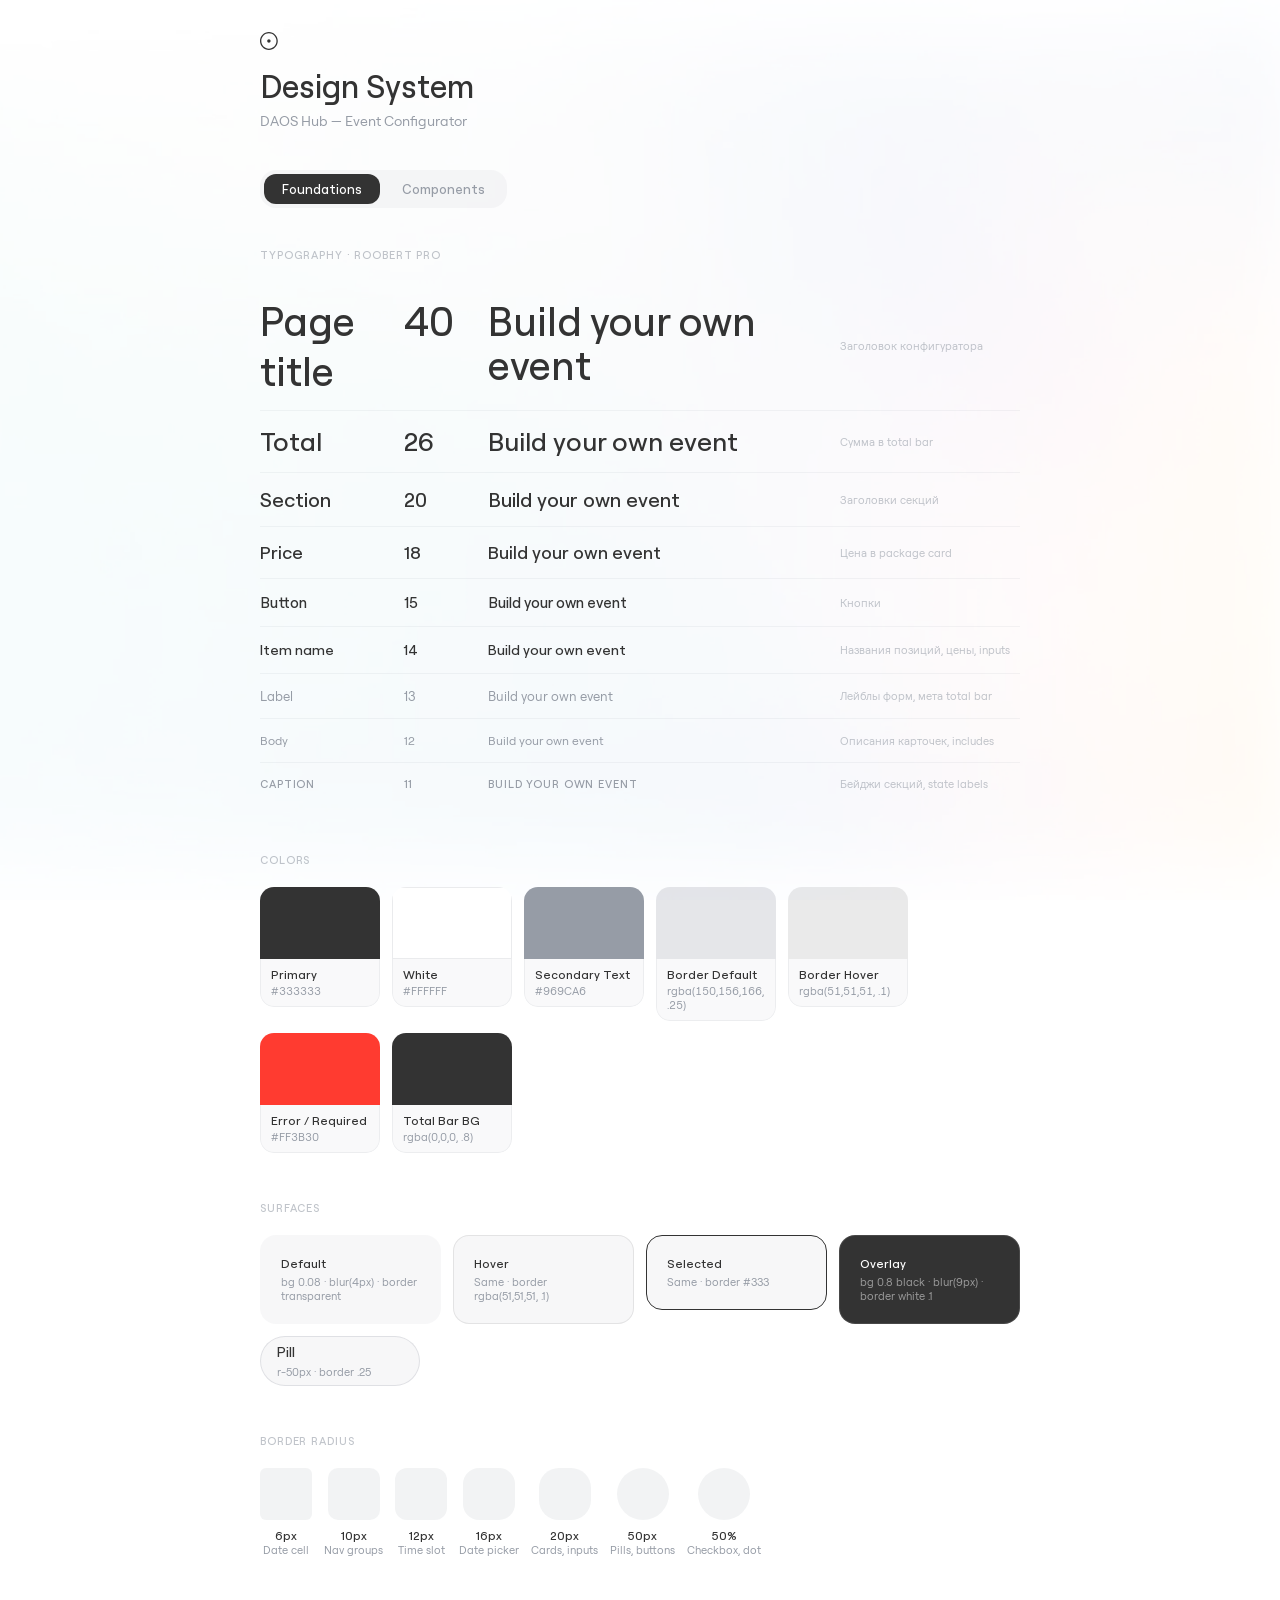
<file: design-system.html>
<!DOCTYPE html>
<html lang="en">
<head>
  <meta charset="UTF-8">
  <meta name="viewport" content="width=device-width, initial-scale=1.0">
  <title>Design System — DAOS Hub</title>
  <link rel="stylesheet" href="styles.css">
  <style>
    /* ── DS overrides ── */
    body { padding: 2rem; overflow: auto; }
    body::before { opacity: 0.15; }
    .split-layout { display: block; height: auto; overflow: visible; padding: 0; }
    .split-left, .split-right { display: block; width: auto; height: auto; overflow: visible; position: static; }

    /* ── Shell ── */
    .ds-wrap { max-width: 760px; margin: 0 auto; padding-bottom: 6rem; }
    .ds-header { margin-bottom: 2.5rem; }
    .ds-logo { margin-bottom: 12px; }
    .ds-title { font-size: 32px; font-weight: 500; margin-bottom: 6px; }
    .ds-subtitle { font-size: 14px; color: #969CA6; }

    /* ── Tabs ── */
    .ds-tabs { display: flex; gap: 4px; margin-bottom: 2.5rem; background: rgba(150,156,166,0.08); border-radius: 16px; padding: 4px; width: fit-content; }
    .ds-tab { padding: 7px 18px; border-radius: 12px; font-family: inherit; font-size: 13px; font-weight: 500; border: none; cursor: pointer; background: transparent; color: #969CA6; transition: background 0.15s, color 0.15s; }
    .ds-tab.active { background: #333; color: #fff; }

    /* ── Panels ── */
    .ds-panel { display: none; }
    .ds-panel.active { display: block; }

    /* ── Sections ── */
    .ds-section { margin-bottom: 3rem; }
    .ds-section-title { font-size: 11px; font-weight: 500; text-transform: uppercase; letter-spacing: 0.08em; color: rgba(150,156,166,0.6); margin-bottom: 1.25rem; }
    .ds-row { display: flex; flex-wrap: wrap; gap: 12px; align-items: flex-start; }

    /* ── Color swatches ── */
    .swatch { border-radius: 14px; overflow: hidden; width: 120px; }
    .swatch-color { height: 72px; }
    .swatch-info { padding: 8px 10px; background: rgba(150,156,166,0.06); border: 1px solid rgba(150,156,166,0.12); border-top: none; border-radius: 0 0 14px 14px; }
    .swatch-name { font-size: 12px; font-weight: 500; color: #333; }
    .swatch-hex  { font-size: 11px; color: #969CA6; margin-top: 2px; font-variant-numeric: tabular-nums; }

    /* ── Surface samples ── */
    .surface-sample { border-radius: 16px; padding: 1.25rem; min-width: 160px; flex: 1; }
    .surface-label { font-size: 12px; font-weight: 500; margin-bottom: 4px; }
    .surface-desc  { font-size: 11px; color: #969CA6; }

    /* ── Typography scale ── */
    .type-scale { display: flex; flex-direction: column; }
    .ts-row { display: grid; grid-template-columns: 120px 60px 1fr 180px; align-items: baseline; gap: 0 1.5rem; padding: 14px 0; border-bottom: 1px solid rgba(150,156,166,0.1); }
    .ts-row:last-child { border-bottom: none; }
    .ts-name  { flex-shrink: 0; }
    .ts-size  { flex-shrink: 0; }
    .ts-example { }
    .ts-usage { font-size: 11px; color: rgba(150,156,166,0.6); align-self: center; }

    /* ── Component blocks ── */
    .cmp-block { margin-bottom: 3rem; }
    .cmp-title { font-size: 11px; font-weight: 500; text-transform: uppercase; letter-spacing: 0.08em; color: rgba(150,156,166,0.5); margin-bottom: 1.25rem; }
    .cmp-demo { padding: 1.5rem; background: rgba(150,156,166,0.04); border-radius: 20px; border: 1px solid rgba(150,156,166,0.1); }

    /* ── State tags ── */
    .state-group { display: flex; flex-direction: column; gap: 6px; }
    .state-tag { font-size: 11px; font-weight: 500; color: rgba(150,156,166,0.6); letter-spacing: 0.04em; padding-left: 2px; display: flex; align-items: center; gap: 6px; }
    .state-tag::after { content: ''; flex: 1; height: 1px; background: rgba(150,156,166,0.12); }
    .state-stack { display: flex; flex-direction: column; gap: 16px; }

    /* ── States side by side (for compact components) ── */
    .states-grid { display: flex; gap: 12px; flex-wrap: wrap; }
    .states-grid .state-group { flex: 1; min-width: 120px; }

    /* ── Interactive hint ── */
    .cmp-hint { font-size: 11px; color: #969CA6; margin-bottom: 12px; }
  </style>
</head>
<body>

<div class="ds-wrap">

  <div class="ds-header">
    <div class="ds-logo">
      <svg width="18" height="18" viewBox="0 0 20 20" fill="none">
        <path fill-rule="evenodd" clip-rule="evenodd" d="M9.88142 1.47632C5.22919 1.47632 1.45894 5.29324 1.45894 9.99912C1.45894 14.705 5.23093 18.5219 9.88142 18.5219C14.5319 18.5219 18.3039 14.705 18.3039 9.99912C18.3039 5.29324 14.5337 1.47632 9.88142 1.47632ZM0 9.99912C0 4.47658 4.42389 0 9.88142 0C15.3389 0 19.7628 4.47658 19.7628 9.99912C19.7628 15.5217 15.3389 19.9982 9.88142 19.9982C4.42389 19.9982 0 15.5217 0 9.99912Z" fill="#333"/>
        <path fill-rule="evenodd" clip-rule="evenodd" d="M8.02148 9.99919C8.02148 8.9603 8.85292 8.11719 9.88133 8.11719C10.9097 8.11719 11.7412 8.95853 11.7412 9.99919C11.7412 11.0398 10.9097 11.8812 9.88133 11.8812C8.85292 11.8812 8.02148 11.0398 8.02148 9.99919Z" fill="#333"/>
      </svg>
    </div>
    <div class="ds-title">Design System</div>
    <div class="ds-subtitle">DAOS Hub — Event Configurator</div>
  </div>

  <div class="ds-tabs">
    <button class="ds-tab active" onclick="showTab(event,'foundations')">Foundations</button>
    <button class="ds-tab" onclick="showTab(event,'components')">Components</button>
  </div>

  <!-- ══════════════════ FOUNDATIONS ══════════════════ -->
  <div class="ds-panel active" id="tab-foundations">

    <!-- Typography -->
    <div class="ds-section">
      <div class="ds-section-title">Typography · Roobert PRO</div>

      <div class="type-scale">

        <div class="ts-row">
          <div class="ts-name" style="font-size:40px;font-weight:500;">Page title</div>
          <div class="ts-size" style="font-size:40px;font-weight:500;">40</div>
          <div class="ts-example" style="font-size:40px;font-weight:500;line-height:1.1;">Build your own event</div>
          <div class="ts-usage">Заголовок конфигуратора</div>
        </div>

        <div class="ts-row">
          <div class="ts-name" style="font-size:26px;font-weight:500;">Total</div>
          <div class="ts-size" style="font-size:26px;font-weight:500;">26</div>
          <div class="ts-example" style="font-size:26px;font-weight:500;">Build your own event</div>
          <div class="ts-usage">Сумма в total bar</div>
        </div>

        <div class="ts-row">
          <div class="ts-name" style="font-size:20px;font-weight:500;">Section</div>
          <div class="ts-size" style="font-size:20px;font-weight:500;">20</div>
          <div class="ts-example" style="font-size:20px;font-weight:500;">Build your own event</div>
          <div class="ts-usage">Заголовки секций</div>
        </div>

        <div class="ts-row">
          <div class="ts-name" style="font-size:18px;font-weight:500;">Price</div>
          <div class="ts-size" style="font-size:18px;font-weight:500;">18</div>
          <div class="ts-example" style="font-size:18px;font-weight:500;">Build your own event</div>
          <div class="ts-usage">Цена в package card</div>
        </div>

        <div class="ts-row">
          <div class="ts-name" style="font-size:15px;font-weight:500;">Button</div>
          <div class="ts-size" style="font-size:15px;font-weight:500;">15</div>
          <div class="ts-example" style="font-size:15px;font-weight:500;">Build your own event</div>
          <div class="ts-usage">Кнопки</div>
        </div>

        <div class="ts-row">
          <div class="ts-name" style="font-size:14px;font-weight:500;">Item name</div>
          <div class="ts-size" style="font-size:14px;font-weight:500;">14</div>
          <div class="ts-example" style="font-size:14px;font-weight:500;">Build your own event</div>
          <div class="ts-usage">Названия позиций, цены, inputs</div>
        </div>

        <div class="ts-row">
          <div class="ts-name" style="font-size:13px;font-weight:400;color:#969CA6;">Label</div>
          <div class="ts-size" style="font-size:13px;font-weight:400;color:#969CA6;">13</div>
          <div class="ts-example" style="font-size:13px;font-weight:400;color:#969CA6;">Build your own event</div>
          <div class="ts-usage">Лейблы форм, мета total bar</div>
        </div>

        <div class="ts-row">
          <div class="ts-name" style="font-size:12px;font-weight:400;color:#969CA6;">Body</div>
          <div class="ts-size" style="font-size:12px;font-weight:400;color:#969CA6;">12</div>
          <div class="ts-example" style="font-size:12px;font-weight:400;color:#969CA6;">Build your own event</div>
          <div class="ts-usage">Описания карточек, includes</div>
        </div>

        <div class="ts-row" style="border-bottom:none;">
          <div class="ts-name" style="font-size:11px;font-weight:500;text-transform:uppercase;letter-spacing:0.08em;color:#969CA6;">Caption</div>
          <div class="ts-size" style="font-size:11px;font-weight:500;color:#969CA6;">11</div>
          <div class="ts-example" style="font-size:11px;font-weight:500;text-transform:uppercase;letter-spacing:0.08em;color:#969CA6;">Build your own event</div>
          <div class="ts-usage">Бейджи секций, state labels</div>
        </div>

      </div>
    </div>

    <!-- Colors -->
    <div class="ds-section">
      <div class="ds-section-title">Colors</div>
      <div class="ds-row">
        <div class="swatch">
          <div class="swatch-color" style="background:#333333;"></div>
          <div class="swatch-info"><div class="swatch-name">Primary</div><div class="swatch-hex">#333333</div></div>
        </div>
        <div class="swatch">
          <div class="swatch-color" style="background:#ffffff;border:1px solid rgba(150,156,166,0.2);"></div>
          <div class="swatch-info"><div class="swatch-name">White</div><div class="swatch-hex">#FFFFFF</div></div>
        </div>
        <div class="swatch">
          <div class="swatch-color" style="background:#969CA6;"></div>
          <div class="swatch-info"><div class="swatch-name">Secondary Text</div><div class="swatch-hex">#969CA6</div></div>
        </div>
        <div class="swatch">
          <div class="swatch-color" style="background:rgba(150,156,166,0.25);"></div>
          <div class="swatch-info"><div class="swatch-name">Border Default</div><div class="swatch-hex">rgba(150,156,166, .25)</div></div>
        </div>
        <div class="swatch">
          <div class="swatch-color" style="background:rgba(51,51,51,0.1);"></div>
          <div class="swatch-info"><div class="swatch-name">Border Hover</div><div class="swatch-hex">rgba(51,51,51, .1)</div></div>
        </div>
        <div class="swatch">
          <div class="swatch-color" style="background:#FF3B30;"></div>
          <div class="swatch-info"><div class="swatch-name">Error / Required</div><div class="swatch-hex">#FF3B30</div></div>
        </div>
        <div class="swatch">
          <div class="swatch-color" style="background:rgba(0,0,0,0.8);"></div>
          <div class="swatch-info"><div class="swatch-name">Total Bar BG</div><div class="swatch-hex">rgba(0,0,0, .8)</div></div>
        </div>
      </div>
    </div>

    <!-- Surfaces -->
    <div class="ds-section">
      <div class="ds-section-title">Surfaces</div>
      <div class="ds-row">
        <div class="surface-sample" style="background:rgba(150,156,166,0.08);backdrop-filter:blur(4px);border:1px solid transparent;">
          <div class="surface-label">Default</div>
          <div class="surface-desc">bg 0.08 · blur(4px) · border transparent</div>
        </div>
        <div class="surface-sample" style="background:rgba(150,156,166,0.08);backdrop-filter:blur(4px);border:1px solid rgba(51,51,51,0.1);">
          <div class="surface-label">Hover</div>
          <div class="surface-desc">Same · border rgba(51,51,51, .1)</div>
        </div>
        <div class="surface-sample" style="background:rgba(150,156,166,0.08);backdrop-filter:blur(4px);border:1px solid #333;">
          <div class="surface-label">Selected</div>
          <div class="surface-desc">Same · border #333</div>
        </div>
        <div class="surface-sample" style="background:rgba(0,0,0,0.8);backdrop-filter:blur(9px);border:1px solid rgba(255,255,255,0.1);color:#fff;">
          <div class="surface-label" style="color:#fff;">Overlay</div>
          <div class="surface-desc" style="color:rgba(255,255,255,0.5);">bg 0.8 black · blur(9px) · border white .1</div>
        </div>
        <div class="surface-sample" style="background:rgba(150,156,166,0.08);border:1px solid rgba(150,156,166,0.25);border-radius:50px;padding:6px 16px;flex:none;width:fit-content;align-self:flex-start;">
          <div class="surface-label" style="font-size:14px;font-weight:500;margin:0;">Pill</div>
          <div class="surface-desc" style="margin-top:4px;">r-50px · border .25</div>
        </div>
      </div>
    </div>

    <!-- Border Radius -->
    <div class="ds-section">
      <div class="ds-section-title">Border Radius</div>
      <div class="ds-row" style="align-items:flex-end;">
        <div style="text-align:center;">
          <div style="width:52px;height:52px;background:rgba(150,156,166,0.12);border-radius:6px;margin:0 auto 8px;"></div>
          <div style="font-size:12px;font-weight:500;">6px</div>
          <div style="font-size:11px;color:#969CA6;">Date cell</div>
        </div>
        <div style="text-align:center;">
          <div style="width:52px;height:52px;background:rgba(150,156,166,0.12);border-radius:10px;margin:0 auto 8px;"></div>
          <div style="font-size:12px;font-weight:500;">10px</div>
          <div style="font-size:11px;color:#969CA6;">Nav groups</div>
        </div>
        <div style="text-align:center;">
          <div style="width:52px;height:52px;background:rgba(150,156,166,0.12);border-radius:12px;margin:0 auto 8px;"></div>
          <div style="font-size:12px;font-weight:500;">12px</div>
          <div style="font-size:11px;color:#969CA6;">Time slot</div>
        </div>
        <div style="text-align:center;">
          <div style="width:52px;height:52px;background:rgba(150,156,166,0.12);border-radius:16px;margin:0 auto 8px;"></div>
          <div style="font-size:12px;font-weight:500;">16px</div>
          <div style="font-size:11px;color:#969CA6;">Date picker</div>
        </div>
        <div style="text-align:center;">
          <div style="width:52px;height:52px;background:rgba(150,156,166,0.12);border-radius:20px;margin:0 auto 8px;"></div>
          <div style="font-size:12px;font-weight:500;">20px</div>
          <div style="font-size:11px;color:#969CA6;">Cards, inputs</div>
        </div>
        <div style="text-align:center;">
          <div style="width:52px;height:52px;background:rgba(150,156,166,0.12);border-radius:50px;margin:0 auto 8px;"></div>
          <div style="font-size:12px;font-weight:500;">50px</div>
          <div style="font-size:11px;color:#969CA6;">Pills, buttons</div>
        </div>
        <div style="text-align:center;">
          <div style="width:52px;height:52px;background:rgba(150,156,166,0.12);border-radius:50%;margin:0 auto 8px;"></div>
          <div style="font-size:12px;font-weight:500;">50%</div>
          <div style="font-size:11px;color:#969CA6;">Checkbox, dot</div>
        </div>
      </div>
    </div>

  </div><!-- /foundations -->


  <!-- ══════════════════ COMPONENTS ══════════════════ -->
  <div class="ds-panel" id="tab-components">

    <!-- Toggle Card -->
    <div class="cmp-block">
      <div class="cmp-title">Toggle Card — Multi-select</div>
      <div class="cmp-demo">
        <div class="item-list">
          <div class="item-card ds-toggle" onclick="dsToggle(this)">
            <div class="item-main">
              <div class="item-chk"><svg class="item-chk-tick" viewBox="0 0 12 12"><polyline points="2,6 5,9 10,3" fill="none"/></svg></div>
              <div class="item-info">
                <div class="item-name">Conference Room</div>
                <div class="item-desc">Up to 30 people · boardroom style</div>
              </div>
              <div class="item-price">$1,500<div class="item-price-hint">/ hr</div></div>
            </div>
          </div>
          <div class="item-card ds-toggle" onclick="dsToggle(this)">
            <div class="item-main">
              <div class="item-chk"><svg class="item-chk-tick" viewBox="0 0 12 12"><polyline points="2,6 5,9 10,3" fill="none"/></svg></div>
              <div class="item-info">
                <div class="item-name">Networking Area</div>
                <div class="item-desc">70 people · stylish lounge and bar setting</div>
              </div>
              <div class="item-price">$2,000<div class="item-price-hint">/ hr</div></div>
            </div>
          </div>
          <div class="item-card selected ds-toggle" onclick="dsToggle(this)">
            <div class="item-main">
              <div class="item-chk"><svg class="item-chk-tick" viewBox="0 0 12 12" style="opacity:1;"><polyline points="2,6 5,9 10,3" fill="none"/></svg></div>
              <div class="item-info">
                <div class="item-name">Event Hall</div>
                <div class="item-desc">100 people · stunning Palm views and bar atmosphere</div>
              </div>
              <div class="item-price">$3,000<div class="item-price-hint">/ hr</div></div>
            </div>
            <div class="hrs-row" onclick="event.stopPropagation()">
              <span class="hrs-label">Hours</span>
              <div class="hrs-stepper">
                <button class="hrs-btn" onclick="dsHrs(this,-1)">
                  <svg class="lucide" viewBox="0 0 24 24"><line x1="5" y1="12" x2="19" y2="12"/></svg>
                </button>
                <span class="hrs-val">3</span>
                <button class="hrs-btn" onclick="dsHrs(this,1)">
                  <svg class="lucide" viewBox="0 0 24 24"><line x1="12" y1="5" x2="12" y2="19"/><line x1="5" y1="12" x2="19" y2="12"/></svg>
                </button>
              </div>
              <span class="hrs-total">$9,000</span>
            </div>
          </div>
          <div class="item-card included" style="cursor:default;">
            <div class="item-main">
              <div class="item-chk" style="opacity:0.35;"></div>
              <div class="item-info">
                <div class="item-name">Main Stage &amp; AV Setup</div>
                <div class="item-desc">LED screen, professional sound, stage lighting</div>
              </div>
              <div class="item-price"><span class="item-included">Included</span></div>
            </div>
          </div>
        </div>
      </div>
    </div>

    <!-- Package Card -->
    <div class="cmp-block">
      <div class="cmp-title">Package Card — Single-select</div>
      <div class="cmp-demo">
        <div style="display:flex;gap:12px;">
          <div class="item-card ds-pkg" onclick="dsPkg(this)" style="flex:1;border-radius:20px;padding:1rem;cursor:pointer;">
            <div class="pkg-price">$550 <span class="pkg-price-unit">/ 50 guests</span></div>
            <div class="pkg-name">Basic Sharing Platters</div>
            <div class="pkg-includes">Light, elegant bites · relaxed networking</div>
          </div>
          <div class="item-card selected ds-pkg" onclick="dsPkg(this)" style="flex:1;border-radius:20px;padding:1rem;cursor:pointer;">
            <div class="pkg-price">$950 <span class="pkg-price-unit">/ 50 guests</span></div>
            <div class="pkg-name">Classic Canapés</div>
            <div class="pkg-includes">5 items per person · elegant assortment</div>
          </div>
          <div class="item-card ds-pkg" onclick="dsPkg(this)" style="flex:1;border-radius:20px;padding:1rem;cursor:pointer;">
            <div class="pkg-price">$1,850 <span class="pkg-price-unit">/ 50 guests</span></div>
            <div class="pkg-name">Extended Canapés</div>
            <div class="pkg-includes">6 items per person · warm and cold bites</div>
          </div>
        </div>
      </div>
    </div>

    <!-- Val Box + Slider -->
    <div class="cmp-block">
      <div class="cmp-title">Value Badge + Slider</div>
      <div class="cmp-demo">
        <div class="guest-slider-wrap">
          <div class="slider-labels-row">
            <span class="slider-range-label">50</span>
            <div class="val-box" id="ds-guest-val">50</div>
            <span class="slider-range-label">150</span>
          </div>
          <input type="range" id="ds-guest-slider" class="guest-slider" min="50" max="150" step="10" value="50"
            oninput="dsUpdateSlider(this)">
          <div class="guest-slider-ticks" id="ds-guest-ticks">
            <span class="active"></span><span></span><span></span><span></span><span></span><span></span><span></span><span></span><span></span><span></span><span></span>
          </div>
        </div>
      </div>
    </div>

    <!-- Time Slot -->
    <div class="cmp-block">
      <div class="cmp-title">Time Slot</div>
      <div class="cmp-demo">
        <div style="display:flex;gap:8px;flex-wrap:wrap;">
          <div class="time-slot ds-timeslot" onclick="dsTimeSlot(this)">10:00</div>
          <div class="time-slot ds-timeslot" onclick="dsTimeSlot(this)">12:00</div>
          <div class="time-slot selected ds-timeslot" onclick="dsTimeSlot(this)">14:00</div>
          <div class="time-slot ds-timeslot" onclick="dsTimeSlot(this)">16:00</div>
          <div class="time-slot ds-timeslot" onclick="dsTimeSlot(this)">18:00</div>
          <div class="time-slot ds-timeslot" onclick="dsTimeSlot(this)">20:00</div>
        </div>
      </div>
    </div>

    <!-- Buttons -->
    <div class="cmp-block">
      <div class="cmp-title">Buttons</div>
      <div class="cmp-demo">
        <div style="display:flex;gap:16px;flex-wrap:wrap;align-items:center;">
          <button class="btn-submit" style="width:auto;margin:0;padding:12px 28px;">Leave a request</button>
          <div style="background:rgba(0,0,0,0.8);padding:12px 16px;border-radius:16px;">
            <button class="btn-submit" style="width:auto;margin:0;padding:12px 28px;background:#fff;color:#333;">Leave a request</button>
          </div>
          <button class="btn-back">← Back</button>
        </div>
      </div>
    </div>

    <!-- Form Inputs -->
    <div class="cmp-block">
      <div class="cmp-title">Form Inputs</div>
      <div class="cmp-demo">
        <div style="display:flex;gap:12px;flex-wrap:wrap;margin-bottom:12px;">
          <div style="flex:1;min-width:160px;">
            <div class="fg">
              <label>Name <span class="req">*</span></label>
              <input type="text" placeholder="Your name">
            </div>
          </div>
          <div style="flex:1;min-width:160px;">
            <div class="fg">
              <label>Email <span class="req">*</span></label>
              <input type="email" placeholder="you@company.com">
            </div>
          </div>
          <div style="flex:1;min-width:160px;">
            <div class="fg error">
              <label>Company <span class="req">*</span></label>
              <input type="text" placeholder="ACME Inc.">
              <span class="field-error">This field is required</span>
            </div>
          </div>
        </div>
        <div>
          <div class="fg">
            <label>Notes</label>
            <textarea placeholder="Any additional details…"></textarea>
          </div>
        </div>
      </div>
    </div>

    <!-- Total Bar -->
    <div class="cmp-block">
      <div class="cmp-title">Total Bar</div>
      <div class="cmp-demo" style="padding:0;">
        <div style="background:rgba(0,0,0,0.8);backdrop-filter:blur(9px);border-radius:20px;padding:0.875rem 1.25rem;color:#fff;display:flex;flex-direction:column;gap:0.875rem;">
          <div class="total-bar-top">
            <div class="total-bar-left">
              <div class="total-bar-meta">Your event</div>
              <div class="total-bar-datetime">Apr 25, 2026 · 18:00</div>
            </div>
            <div class="total-bar-right">
              <div style="font-size:13px;color:rgba(255,255,255,0.5);">Total</div>
              <div class="total-bar-val">$12,400</div>
            </div>
          </div>
          <button class="btn-submit" style="margin:0;background:#fff;color:#333;">Leave a request</button>
        </div>
      </div>
    </div>

  </div><!-- /components -->

</div><!-- /ds-wrap -->

<script>
  function showTab(e, name) {
    document.querySelectorAll('.ds-tab').forEach(t => t.classList.remove('active'));
    document.querySelectorAll('.ds-panel').forEach(p => p.classList.remove('active'));
    document.getElementById('tab-' + name).classList.add('active');
    e.target.classList.add('active');
  }

  /* Toggle Card */
  function dsToggle(card) {
    const wasSelected = card.classList.contains('selected');
    card.classList.toggle('selected');
    const tick = card.querySelector('.item-chk-tick');
    if (tick) tick.style.opacity = wasSelected ? '0' : '1';
    const hrsRow = card.querySelector('.hrs-row');
    if (hrsRow) hrsRow.style.display = wasSelected ? 'none' : 'flex';
  }

  /* Hours stepper */
  function dsHrs(btn, delta) {
    const stepper = btn.closest('.hrs-stepper');
    const valEl = stepper.querySelector('.hrs-val');
    const totalEl = btn.closest('.hrs-row').querySelector('.hrs-total');
    let hrs = parseInt(valEl.textContent) + delta;
    if (hrs < 1) hrs = 1;
    valEl.textContent = hrs;
    totalEl.textContent = '$' + (hrs * 3000).toLocaleString();
  }

  /* Slider with ticks */
  function dsUpdateSlider(input) {
    const val = parseInt(input.value);
    document.getElementById('ds-guest-val').textContent = val;
    const idx = (val - 50) / 10;
    document.querySelectorAll('#ds-guest-ticks span').forEach((s, i) => {
      s.classList.toggle('active', i <= idx);
    });
  }

  /* Package Card single-select */
  function dsPkg(card) {
    card.closest('.cmp-demo').querySelectorAll('.ds-pkg').forEach(c => c.classList.remove('selected'));
    card.classList.add('selected');
  }

  /* Time Slot single-select */
  function dsTimeSlot(slot) {
    slot.closest('div').querySelectorAll('.ds-timeslot').forEach(s => s.classList.remove('selected'));
    slot.classList.add('selected');
  }
</script>

</body>
</html>
</file>
<file: styles.css>
@font-face {
  font-family: 'Roobert PRO';
  src: url('fonts/RoobertPRO-Light.woff') format('woff');
  font-weight: 300;
  font-style: normal;
  font-display: swap;
}
@font-face {
  font-family: 'Roobert PRO';
  src: url('fonts/RoobertPRO-Regular.woff') format('woff');
  font-weight: 400;
  font-style: normal;
  font-display: swap;
}
@font-face {
  font-family: 'Roobert PRO';
  src: url('fonts/RoobertPRO-Medium.woff') format('woff');
  font-weight: 500;
  font-style: normal;
  font-display: swap;
}
@font-face {
  font-family: 'Roobert PRO';
  src: url('fonts/RoobertPRO-Bold.woff') format('woff');
  font-weight: 700;
  font-style: normal;
  font-display: swap;
}

:root {
  /* ── Colours ────────────────────────────── */
  --c-text:    #333;
  --c-muted:   #969CA6;
  --c-white:   #fff;
  --c-error:   #FF3B30;

  /* Glass fills */
  --glass-40:  rgba(255, 255, 255, 0.40);
  --glass-60:  rgba(255, 255, 255, 0.60);
  --glass-65:  rgba(255, 255, 255, 0.65);
  --glass-80:  rgba(255, 255, 255, 0.80);

  /* Muted tints — rgb(150 156 166) */
  --muted-08:  rgba(150, 156, 166, 0.08);
  --muted-10:  rgba(150, 156, 166, 0.10);
  --muted-12:  rgba(150, 156, 166, 0.12);
  --muted-15:  rgba(150, 156, 166, 0.15);
  --muted-20:  rgba(150, 156, 166, 0.20);
  --muted-50:  rgba(150, 156, 166, 0.50);
  --muted-70:  rgba(150, 156, 166, 0.70);

  /* Text tints — rgb(51 51 51) */
  --text-07:   rgba(51, 51, 51, 0.07);
  --text-10:   rgba(51, 51, 51, 0.10);
  --text-60:   rgba(51, 51, 51, 0.60);

  /* ── Radii ──────────────────────────────── */
  --r-sm:   6px;
  --r-md:   10px;
  --r-lg:   12px;
  --r-pill: 16px;
  --r-xl:   20px;

  /* ── Glass inner shadows ────────────────── */
  --shadow-glass:    inset -0.5px -1px 0 rgba(255,255,255,0.60), inset 0.5px 1px 0 rgba(255,255,255,0.60);
  --shadow-glass-md: inset -0.5px -1px 0 rgba(255,255,255,0.80), inset 0.5px 1px 0 rgba(255,255,255,0.80);
  --shadow-glass-lg: inset -0.5px -1px 0 rgba(255,255,255,0.90), inset 0.5px 1px 0 rgba(255,255,255,0.90);

  /* ── Transitions ────────────────────────── */
  --t-fast: 0.15s;
  --t-med:  0.20s;
}

*, *::before, *::after { box-sizing: border-box; margin: 0; padding: 0; }
body { font-family: 'Roobert PRO', sans-serif; color: var(--c-text); padding: 2rem; position: relative; }
body::before { content: ''; position: fixed; top: 0; bottom: 0; left: 0; right: -40px; background: url('images/event-configurator-bg.webp') no-repeat right center; background-size: cover; opacity: 1; z-index: -1; }
.cfg { max-width: 100%; margin: 0 auto; padding: 1.5rem 0 6rem; }
@media (min-width: 850px) { .cfg { max-width: 500px; } }
.divider { display: none; }

/* Locked state */
#rest { transition: opacity var(--t-med); }
#rest.locked { opacity: 0.35; pointer-events: none; user-select: none; }
#enquiry-section { transition: opacity var(--t-med); margin-top: 60px; }
#enquiry-section.locked { opacity: 0.35; pointer-events: none; user-select: none; }
#enquiry-section .step-row { margin-top: 0; }
.guest-slider-wrap { transition: opacity var(--t-med); }
.guest-slider-wrap.locked { opacity: 0.35; pointer-events: none; user-select: none; }
.step-row.locked { opacity: 0.35; }

/* Lucide icons */
.lucide { width: 14px; height: 14px; stroke: currentColor; stroke-width: 1.5; vertical-align: middle; }
.item-chk-tick { width: 12px; height: 12px; stroke: var(--c-white); stroke-width: 2.5; opacity: 0; transition: opacity var(--t-fast); }
.item-card.selected .item-chk-tick { opacity: 1; }
.btn-submit .lucide, .btn-back .lucide { width: 15px; height: 15px; }

/* Page title */
.cfg-logo { text-align: center; margin-bottom: 12px; }
.cfg-title { font-size: 40px; font-weight: 500; margin-bottom: 60px; text-align: center; }
.cfg-desc { font-size: 14px; color: var(--c-muted); text-align: center; margin-bottom: 0; }

/* Section headers */
.step-row { display: flex; align-items: center; justify-content: center; gap: 10px; margin-top: 60px; margin-bottom: calc(1rem + 10px); text-align: center; }
.cfg > .step-row:first-of-type { margin-top: 30px; }
.step-dot { width: 8px; height: 8px; border-radius: 50%; background: var(--muted-50); flex-shrink: 0; transition: background var(--t-med); }
.step-dot.done { background: var(--c-text); }
.step-title { font-size: 20px; font-weight: 500; color: var(--c-text); }
.step-sub { display: none; }

/* Guest count slider */
.guest-slider-wrap { padding: 0.25rem 0 0.5rem; }
.slider-labels-row { display: flex; align-items: center; justify-content: space-between; margin-bottom: 14px; }
.slider-range-label { font-size: 12px; font-weight: 500; color: var(--c-text); }
.val-box { display: flex; align-items: center; justify-content: center; background: none; border: 1px solid var(--c-text); border-radius: var(--r-pill); width: 60px; height: 21px; font-size: 12px; font-weight: 500; color: var(--c-text); }
.guest-slider { -webkit-appearance: none; appearance: none; width: 100%; height: 4px; border-radius: var(--r-lg); background: var(--glass-40); outline: none; cursor: pointer; display: block; box-shadow: var(--shadow-glass); }
.guest-slider::-webkit-slider-thumb { -webkit-appearance: none; appearance: none; width: 16px; height: 16px; border-radius: 50%; background: var(--c-text); cursor: pointer; transition: transform 0.1s; }
.guest-slider::-webkit-slider-thumb:active { transform: scale(1.2); }
.guest-slider::-moz-range-thumb { width: 16px; height: 16px; border-radius: 50%; background: var(--c-text); border: none; cursor: pointer; }
.guest-slider-ticks { display: flex; justify-content: space-between; margin-top: 10px; padding: 0 6px; }
.guest-slider-ticks span { width: 4px; height: 4px; border-radius: 5px; background: var(--c-white); display: block; transition: background var(--t-fast); }
.guest-slider-ticks span.active { background: var(--c-text); }
.duration-wrap { padding: 0.25rem 0 0.5rem; transition: opacity var(--t-med); }
.duration-wrap.locked { opacity: 0.35; pointer-events: none; user-select: none; }
.duration-ticks { display: flex; justify-content: space-between; margin-top: 10px; padding: 0 6px; }
.duration-ticks span { width: 4px; height: 4px; border-radius: 5px; background: var(--c-white); display: block; transition: background var(--t-fast); }
.duration-ticks span.active { background: var(--c-text); }
.size-card.selected { border-color: var(--c-text); }
.size-label { font-size: 16px; font-weight: 500; }
.size-hint { font-size: 13px; color: var(--c-muted); margin-top: 4px; }

/* Item list (multi-select toggle cards) */
.item-list { display: flex; flex-direction: column; gap: 8px; }
.item-card { background: var(--glass-40); border: 1px solid var(--c-white); border-radius: var(--r-xl); padding: 0.875rem 1.25rem; cursor: pointer; transition: border-color var(--t-fast), background var(--t-fast); }
.item-card:hover { border-color: var(--c-white); }
.item-card:active { transform: scale(0.995); }
.item-card.selected { background: var(--glass-60); border: 1px solid var(--c-text); box-shadow: none; }
.item-card.included { border-color: transparent; }
.item-main { display: flex; align-items: center; gap: 12px; }
.item-chk { width: 22px; height: 22px; border-radius: 50%; border: 1.5px solid var(--muted-20); flex-shrink: 0; display: flex; align-items: center; justify-content: center; transition: background var(--t-fast), border-color var(--t-fast); cursor: pointer; }
.item-card.selected .item-chk { background: var(--c-text); border-color: var(--c-text); }
.item-info { flex: 1; min-width: 0; }
.item-name { font-size: 14px; font-weight: 500; }
.item-desc { font-size: 12px; color: var(--c-muted); margin-top: 2px; }
.item-price { font-size: 14px; font-weight: 500; flex-shrink: 0; text-align: right; }
.item-price-hint { font-size: 11px; color: var(--c-muted); font-weight: 400; }
.item-included { display: inline-block; border: 1px solid var(--c-text); border-radius: var(--r-lg); backdrop-filter: blur(7.5px); padding: 3px 7px; font-size: 11px; font-weight: 500; color: var(--c-text); font-style: normal; }

/* Hours stepper */
.hrs-row { display: flex; align-items: center; gap: 10px; margin-top: 10px; padding-top: 10px; border-top: 1px solid var(--muted-10); }
.hrs-label { font-size: 13px; color: var(--c-muted); }
.hrs-stepper { display: inline-flex; align-items: center; gap: 6px; background: var(--glass-80); border: none; border-radius: var(--r-lg); padding: 2px; box-shadow: inset -0.5px -1px 0 var(--c-white), inset 0.5px 1px 0 var(--c-white); }
.hrs-btn { background: none; border: none; padding: 0; width: 26px; height: 26px; border-radius: 50%; display: flex; align-items: center; justify-content: center; cursor: pointer; color: var(--c-muted); outline: none; flex-shrink: 0; transition: background var(--t-fast), color var(--t-fast); font-family: inherit; }
.hrs-btn:hover { background: var(--muted-20); color: var(--c-text); }
.hrs-btn .lucide { width: 14px; height: 14px; }
.hrs-val { font-size: 14px; font-weight: 500; color: var(--c-text); min-width: 16px; text-align: center; }
.hrs-input { width: 28px; font-size: 14px; font-weight: 500; color: var(--c-text); text-align: center; background: none; border: none; outline: none; padding: 0; font-family: inherit; -moz-appearance: textfield; }
.hrs-input::-webkit-inner-spin-button, .hrs-input::-webkit-outer-spin-button { -webkit-appearance: none; margin: 0; }
.hrs-total { margin-left: auto; font-size: 14px; font-weight: 500; color: var(--c-text); }

/* Catering / Beverages cards (single-select) */
.pkg-grid { display: grid; grid-template-columns: 1fr 1fr; gap: 10px; }
.pkg-card { background: var(--muted-08); backdrop-filter: blur(4px); border: 1px solid transparent; border-radius: var(--r-xl); padding: 0; cursor: default; transition: border-color var(--t-fast); overflow: hidden; }
#catering-grid .item-card { cursor: pointer; }
.pkg-img { width: 100%; aspect-ratio: 1 / 0.8; background: var(--muted-08); display: block; }
.pkg-card .pkg-price, .pkg-card .pkg-name, .pkg-card .pkg-includes { padding-left: 1rem; padding-right: 1rem; }
.pkg-card .pkg-price { padding-top: 1rem; }
.pkg-card .pkg-includes { padding-bottom: 1rem; }
.pkg-card:hover { border-color: var(--text-10); }
.pkg-card.selected { border-color: var(--c-text); }
.pkg-name { font-size: 14px; font-weight: 500; line-height: 1.4; min-height: 1.4em; margin-bottom: 6px; }
.pkg-price { font-size: 18px; font-weight: 500; margin-bottom: 8px; }
.pkg-includes { font-size: 12px; color: var(--c-muted); margin-top: 8px; line-height: 1.5; }
.pkg-price-unit { font-size: 13px; font-weight: 400; color: var(--c-muted); }
.pkg-total { font-size: 12px; color: var(--c-muted); padding: 0 1rem; margin-bottom: 4px; min-height: 1em; }
.pkg-card.selected .pkg-includes { padding-bottom: 0; }
.waitstaff-badge { display: inline-block; margin: 8px 1rem 4px; padding: 3px 10px; background: var(--text-07); border-radius: var(--r-xl); font-size: 11px; font-weight: 500; color: var(--c-text); }
.pkg-counter { display: flex; align-items: center; gap: 8px; padding: 10px 1rem 1rem; border-top: 1px solid var(--muted-10); margin-top: 8px; }

/* Date + time row */
.datetime-block { margin-bottom: 20px; }
/* Datetime header (above both boxes) */
.datetime-header { display: flex; gap: 8px; align-items: center; margin-bottom: 6px; }
.dt-cal-header { flex: 1; display: flex; align-items: center; justify-content: space-between; min-width: 0; padding: 0 20px; }
.dt-cal-label { font-size: 13px; }
.dt-month { font-weight: 600; color: var(--c-text); }
.dt-year { color: var(--c-text); }
.dt-cal-header-nav { display: flex; gap: 2px; background: var(--muted-08); backdrop-filter: blur(4px); border-radius: var(--r-md); padding: 3px; }
.dt-slots-header { width: 145px; flex-shrink: 0; display: flex; align-items: center; justify-content: center; }
.dt-slots-day { font-size: 13px; text-align: center; }
.dt-slots-day .ts-dow { font-weight: 600; color: var(--c-text); }
.dt-slots-day .ts-date { color: var(--c-text); }
.ts-format-toggle { display: flex; gap: 2px; background: var(--muted-08); backdrop-filter: blur(4px); border-radius: var(--r-md); padding: 3px; }
.ts-fmt-btn { font-size: 11px; padding: 3px 6px; border-radius: 7px; border: none; cursor: pointer; font-family: inherit; background: transparent; color: var(--c-muted); transition: background var(--t-fast), color var(--t-fast); }
.ts-fmt-btn.active { background: var(--c-text); color: var(--c-white); }

/* Datetime body */
.datetime-body { display: flex; gap: 8px; }
.date-picker { flex: 1; min-width: 0; height: 190px; overflow: hidden; background: var(--glass-40); backdrop-filter: blur(4px); border: none; border-radius: var(--r-xl); padding: 10px 20px; box-sizing: border-box; max-width: calc(100% - 153px); box-shadow: var(--shadow-glass); }
.time-slots-wrap { width: 145px; flex-shrink: 0; height: 190px; overflow: hidden; }
.time-slots { display: flex; flex-direction: column; gap: 5px; overflow-y: auto; scrollbar-width: none; height: 100%; }
.time-slots::-webkit-scrollbar { display: none; }
.time-slot { background: var(--glass-40); backdrop-filter: blur(4px); border: none; border-radius: var(--r-lg); padding: 7px 4px; text-align: center; font-size: 12px; font-family: inherit; cursor: pointer; transition: background var(--t-fast); flex-shrink: 0; box-shadow: var(--shadow-glass); }
.time-slot:hover { background: var(--glass-65); }
.time-slot.selected { background: var(--c-text); border-color: var(--c-text); color: var(--c-white); font-weight: 500; box-shadow: none; }

/* Total bar */
@keyframes total-bar-in  { from { opacity: 0; transform: translateY(16px); } to { opacity: 1; transform: translateY(0); } }
@keyframes total-bar-out { from { opacity: 1; transform: translateY(0); } to { opacity: 0; transform: translateY(16px); } }
.total-bar { display: none; flex-direction: column; gap: 20px; background: var(--glass-80); backdrop-filter: blur(10px); border: 1px solid transparent; color: var(--c-text); border-radius: var(--r-xl); padding: 21px; position: fixed; bottom: 1.5rem; z-index: 100; left: 12px; right: 12px; box-shadow: var(--shadow-glass-lg); }
.total-bar.visible { display: flex; animation: total-bar-in 0.35s cubic-bezier(0.22, 1, 0.36, 1) both; }
.total-bar.hiding { display: flex; animation: total-bar-out 0.3s cubic-bezier(0.4, 0, 1, 1) both; }
@media (min-width: 850px) {
  .total-bar { left: auto; right: 4.5rem; width: calc(500px - 4.5rem); bottom: 1.5rem; }
}
.total-bar-top { display: flex; justify-content: space-between; align-items: center; gap: 1rem; }
.total-bar-left { display: flex; flex-direction: column; gap: 2px; }
.total-bar-meta { font-size: 13px; color: var(--text-60); }
.total-bar-datetime { font-size: 13px; font-weight: 500; color: var(--c-text); }
.total-bar-right { text-align: right; flex-shrink: 0; }
.total-bar-val { font-size: 26px; font-weight: 500; }

/* Checkout page */
.checkout-summary { background: var(--muted-08); backdrop-filter: blur(4px); border: 1px solid transparent; border-radius: var(--r-xl); padding: 1.25rem; }
.co-section-header { font-size: 11px; font-weight: 500; text-transform: uppercase; letter-spacing: 0.05em; color: var(--muted-50); padding-top: 14px; padding-bottom: 2px; }
.co-section-header:first-child { padding-top: 0; }
.checkout-row { display: flex; justify-content: space-between; align-items: baseline; padding: 5px 0; font-size: 14px; }
.checkout-row .lbl { color: var(--c-muted); }
.checkout-row .val { color: var(--c-text); font-weight: 500; }
.checkout-total { display: flex; justify-content: space-between; align-items: flex-start; padding-top: 10px; margin-top: 8px; border-top: 1px solid var(--muted-10); }
.total-lbl { font-size: 15px; font-weight: 500; }
.total-val { font-size: 22px; font-weight: 500; text-align: right; }

/* Buttons */
.btn-back { background: none; border: none; font-family: inherit; font-size: 13px; color: var(--c-muted); cursor: pointer; padding: 0; margin-bottom: 1.5rem; }
.btn-back:hover { color: var(--c-text); }
.btn-submit { width: 100%; margin-top: 1.25rem; padding: 12px; background: var(--c-text); color: var(--c-white); border: none; border-radius: var(--r-lg); font-family: inherit; font-size: 15px; font-weight: 500; cursor: pointer; transition: opacity var(--t-fast); }
.total-bar .btn-submit { margin-top: 0; }
.btn-submit:hover { opacity: 0.85; }
.btn-submit:active { transform: scale(0.995); }

/* Contact form */
.form-grid { margin-top: 1.5rem; display: grid; grid-template-columns: 1fr 1fr; gap: 12px; }
.fg { display: flex; flex-direction: column; gap: 6px; }
.fg.full { grid-column: 1 / -1; }
.fg label { font-size: 13px; color: var(--c-muted); }
.fg label .req { color: var(--c-error); }
.input-wrap { position: relative; display: flex; align-items: center; }
.input-wrap input { width: 100%; padding-right: 36px; }
.input-wrap .lucide { position: absolute; right: 12px; width: 16px; height: 16px; stroke: var(--c-muted); pointer-events: none; }
input[type="time"]::-webkit-calendar-picker-indicator { display: none; }
input[type="time"]::-webkit-date-and-time-value { text-align: left; margin: 0; }

.fg input, .fg textarea { font-family: inherit; font-size: 14px; padding: 8px 13px; background: var(--glass-60); border: 1px solid transparent; border-radius: var(--r-lg); transition: border-color var(--t-fast); outline: none; box-sizing: border-box; height: 38px; -webkit-appearance: none; appearance: none; }
.phone-wrap { display: flex; gap: 8px; }
.phone-wrap input { flex: 1; min-width: 0; }
.dial-select { font-family: inherit; font-size: 14px; padding: 8px 10px; background: var(--glass-60); border: 1px solid transparent; border-radius: var(--r-lg); outline: none; cursor: pointer; height: 38px; -webkit-appearance: none; appearance: none; flex-shrink: 0; transition: border-color var(--t-fast); color: var(--c-text); }
.dial-select:hover { border-color: var(--text-10); }
.dial-select:focus { border-color: var(--c-text); }
.fg textarea { height: auto; }
.fg input::placeholder, .fg textarea::placeholder { color: var(--c-muted); }
.fg input:hover, .fg textarea:hover { border-color: var(--text-10); }
.fg input:focus, .fg textarea:focus { border-color: var(--c-text); }
.fg textarea { min-height: 72px; resize: vertical; height: auto; }

/* Field validation errors */
.fg.error label { color: var(--c-error); }
.fg.error input, .fg.error textarea { border-color: var(--c-error) !important; }
.field-error { font-size: 12px; color: var(--c-error); margin-top: 2px; }

/* Success screen */
.success-box { text-align: center; padding: 2.5rem 1rem; }

/* ─── Date picker ─────────────────────────────────────────────────────────── */
.dp-header { display: none; }
.dp-month-label { font-size: 12px; font-weight: 500; }
.dp-nav { background: var(--glass-40); border: none; cursor: pointer; padding: 2px; border-radius: var(--r-md); width: 26px; height: 26px; display: flex; align-items: center; justify-content: center; flex-shrink: 0; color: var(--c-text); box-shadow: var(--shadow-glass-md); }
.dp-nav:hover { background: var(--glass-65); }
.dp-grid { display: grid; grid-template-columns: repeat(7, 1fr); gap: 1px; }
.dp-dow { font-size: 12px; color: var(--c-muted); text-align: center; padding: 2px 0 5px; }
.dp-day { font-size: 12px; text-align: center; padding: 4px 1px; border-radius: var(--r-sm); cursor: pointer; }
.dp-day:not(.dp-empty):hover { background: var(--muted-12); }
.dp-selected { background: var(--c-text) !important; color: var(--c-white) !important; }
.dp-today:not(.dp-selected) { font-weight: 600; }
.dp-past { color: var(--muted-50); cursor: default; }
.dp-empty { cursor: default; }

/* Mobile time input (hidden on desktop) */
.time-mobile-wrap { display: none; }

/* ─── Responsive ──────────────────────────────────────────────────────────── */

@media (max-width: 639px) {
  body { padding: 1rem; }
  .cfg { padding: 1rem 0; }
  .cfg-title { font-size: 32px; }
  .pkg-grid { grid-template-columns: 1fr 1fr; }
  .form-grid { grid-template-columns: 1fr; }
  .fg.full { grid-column: 1 / -1; }
  .total-bar-val { font-size: 26px; }
  .size-card { padding: 0.875rem 1rem; }

  /* Prevent iOS zoom on input focus (triggered when font-size < 16px) */
  .fg input, .fg textarea { font-size: 16px; }

  /* DateTime: vertical layout on mobile */
  .datetime-header { flex-direction: column; align-items: stretch; gap: 20px; }
  .dt-slots-header { display: none; }
  .datetime-body { flex-direction: column; }
  .date-picker { max-width: 100%; height: auto; }
  .time-slots-wrap { display: none; }

  /* Mobile time input */
  .time-mobile-wrap { display: flex; flex-direction: column; gap: 8px; margin-top: 20px; }
  .time-mobile-header { text-align: center; }
  .time-mobile-input { cursor: pointer; }
  .time-mobile-input input { width: 100%; height: 44px; font-family: inherit; font-size: 16px; padding: 8px 36px 8px 13px; background: var(--glass-60); border: 1px solid transparent; border-radius: var(--r-lg); outline: none; box-sizing: border-box; -webkit-appearance: none; appearance: none; cursor: pointer; color: var(--c-text); }
  .time-mobile-input input:focus { border-color: var(--c-text); }
  .time-mobile-input .lucide { position: absolute; right: 12px; width: 16px; height: 16px; stroke: var(--c-muted); pointer-events: none; }
}

/* ─── Split image layers (global) ──────────────────────────────────────────── */
.split-img { position: absolute; inset: 0; width: 100%; height: 100%; object-fit: cover; object-position: center; border-radius: var(--r-xl); transition: opacity 0.6s ease; }
.split-img-back { opacity: 0; }
.split-video { opacity: 0; }
.split-img-dual { position: absolute; inset: 0; display: grid; grid-template-columns: 1fr 1fr; gap: 20px; opacity: 0; transition: opacity 0.6s ease; pointer-events: none; }
.split-img-dual img { width: 100%; height: 100%; min-height: 0; min-width: 0; object-fit: cover; object-position: center; border-radius: var(--r-xl); }
.split-img-triple { position: absolute; inset: 0; display: grid; grid-template-columns: 1fr 1fr; grid-template-rows: 1fr 1fr; gap: 20px; opacity: 0; transition: opacity 0.6s ease; pointer-events: none; }
.split-img-triple img { width: 100%; height: 100%; min-height: 0; min-width: 0; object-fit: cover; object-position: center; border-radius: var(--r-xl); }
.split-img-triple img:nth-child(1) { grid-column: 1; grid-row: 1; }
.split-img-triple img:nth-child(2) { grid-column: 1; grid-row: 2; }
.split-img-triple img:nth-child(3) { grid-column: 2; grid-row: 1 / 3; }
.split-img-quad { position: absolute; inset: 0; display: grid; grid-template-columns: 1fr 1fr; grid-template-rows: 1fr 1fr; gap: 20px; opacity: 0; transition: opacity 0.6s ease; pointer-events: none; }
.split-img-quad img { width: 100%; height: 100%; min-height: 0; min-width: 0; object-fit: cover; object-position: center; border-radius: var(--r-xl); }
.split-img-triple-l { position: absolute; inset: 0; display: grid; grid-template-columns: 1fr 1fr; grid-template-rows: 1fr 1.72fr; gap: 20px; opacity: 0; transition: opacity 0.6s ease; pointer-events: none; }
.split-img-triple-l img { width: 100%; height: 100%; min-height: 0; min-width: 0; object-fit: cover; object-position: center; border-radius: var(--r-xl); }
.split-img-triple-l img:nth-child(1) { grid-column: 1; grid-row: 1 / 3; }
.split-img-triple-l img:nth-child(2) { grid-column: 2; grid-row: 1; }
.split-img-triple-l img:nth-child(3) { grid-column: 2; grid-row: 2; }
.split-img-bento { position: absolute; inset: 0; display: grid; grid-template-columns: repeat(5, 1fr); grid-template-rows: 1fr 1fr; gap: 20px; opacity: 0; transition: opacity 0.6s ease; pointer-events: none; }
.photo-mask { display: none; }
.split-img-bento img { width: 100%; height: 100%; min-height: 0; min-width: 0; object-fit: cover; object-position: center; border-radius: var(--r-xl); }
.split-img-bento img:nth-child(1) { grid-column: 1 / 3; grid-row: 1; }
.split-img-bento img:nth-child(2) { grid-column: 3 / 6; grid-row: 1; }
.split-img-bento img:nth-child(3) { grid-column: 1 / 4; grid-row: 2; }
.split-img-bento img:nth-child(4) { grid-column: 4 / 6; grid-row: 2; }

/* ─── Split Layout ─────────────────────────────────────────────────────────── */

@media (min-width: 850px) {
  body { padding: 0; }

  .split-layout { display: flex; align-items: flex-start; padding: 0 1.5rem; box-sizing: border-box; gap: 1.5rem; }

  .split-left-wrap { flex: 1 1 0; min-width: 0; position: sticky; top: 0; height: 100vh; }
  .split-left { position: absolute; inset: 48px 24px; overflow: hidden; border-radius: var(--r-xl); }

  .split-right { width: 500px; flex-shrink: 0; padding: 48px 24px 120px 0; box-sizing: border-box; }
  .split-right .cfg { max-width: 500px; padding: 1.5rem; margin: 0; }
}

@media (max-width: 849px) {
  body { padding: 12px; }
  .split-layout { display: block; }
  .split-left-wrap {
    position: fixed;
    top: 12px;
    left: 12px;
    right: 12px;
    z-index: 10;
    transition: transform 0.5s cubic-bezier(0.22, 1, 0.36, 1);
  }
  .split-left-wrap.summary-active { transform: translateY(calc(-100% - 24px)); }
  .split-left {
    display: block;
    position: relative;
    width: 100%;
    aspect-ratio: 16 / 9;
    max-height: 260px;
    border-radius: var(--r-xl);
    overflow: hidden;
  }
  .split-img-dual,
  .split-img-triple,
  .split-img-triple-l,
  .split-img-quad,
  .split-img-bento { gap: 10px; }
  .photo-mask {
    display: block;
    position: absolute;
    top: -12px; left: -12px; right: -12px;
    height: calc(min((100vw - 24px) * 9 / 16, 260px) + 12px);
    background: linear-gradient(to bottom, #fff 80%, transparent);
    pointer-events: none;
  }
  .split-right {
    height: auto;
    overflow: visible;
    padding-top: calc(min((100vw - 24px) * 9 / 16, 260px) + 12px);
    transition: padding-top 0.35s cubic-bezier(0.22, 1, 0.36, 1);
  }
}

/* ─── Summary mobile (inline card) ───────────────────────────────────────── */
#summary-mobile { display: none; margin-bottom: 2rem; background: var(--glass-60); backdrop-filter: blur(4px); border-radius: var(--r-xl); padding: 14px 20px; box-shadow: var(--shadow-glass); }
#summary-mobile.visible { display: block; }
@media (min-width: 850px) { #summary-mobile { display: none !important; } }

/* ─── Summary shared structural styles ───────────────────────────────────── */
.summary-title { font-size: 20px; font-weight: 500; color: var(--c-text); letter-spacing: -0.2px; margin-bottom: 20px; text-align: center; }
.summary-footer { padding-top: 16px; margin-top: 8px; border-top: 1px solid var(--muted-20); display: flex; justify-content: space-between; align-items: baseline; }
.summary-total-lbl { font-size: 15px; font-weight: 500; color: var(--c-text); }
.summary-total-val { font-size: 26px; font-weight: 500; color: var(--c-text); }

/* ─── Summary shared styles ───────────────────────────────────────────────── */
.summary-section { padding-top: 16px; }
.summary-section:first-child { padding-top: 0; }
.summary-section-header { display: flex; align-items: center; justify-content: space-between; padding-bottom: 7px; border-bottom: 1px solid var(--muted-15); margin-bottom: 4px; }
.summary-section-title { font-size: 11px; font-weight: 500; letter-spacing: 0.6px; color: var(--muted-70); }
.summary-edit-btn { background: none; border: none; padding: 0; cursor: pointer; display: flex; align-items: center; justify-content: center; width: 20px; height: 20px; opacity: 0.7; transition: opacity var(--t-fast); }
.summary-edit-btn:hover { opacity: 1; }
.summary-row { display: flex; justify-content: space-between; align-items: baseline; padding: 3px 0; }
.summary-row-name { font-size: 13px; color: var(--c-text); flex: 1; min-width: 0; margin-right: 8px; overflow: hidden; text-overflow: ellipsis; white-space: nowrap; }
.summary-row-val { font-size: 12px; color: var(--c-muted); flex-shrink: 0; }

/* ─── Summary panel (desktop only) ───────────────────────────────────────── */
#summary-panel { display: none; }

@media (min-width: 850px) {
  #summary-panel {
    display: block;
    margin-top: 60px;
    margin-bottom: 2rem;
    background: var(--glass-60);
    backdrop-filter: blur(4px);
    border-radius: var(--r-xl);
    padding: 14px 20px;
    box-shadow: var(--shadow-glass);
  }
}

/* ============================================================
   SITE FOOTER
   ============================================================ */
.site-footer {
  padding: 10px;
}

.footer-inner {
  background: #000;
  border-radius: 20px;
  overflow: hidden;
  display: flex;
  flex-direction: column;
  padding-bottom: 30px;
}

/* FAQ head */
.footer-faq-section {
  padding: 40px 10px 0;
}

.footer-faq-head {
  display: flex;
  flex-direction: column;
  align-items: center;
  gap: 20px;
  padding-bottom: 20px;
}

.footer-badge {
  display: inline-flex;
  align-items: center;
  gap: 4px;
  padding: 4px 8px;
  border: 1px solid rgba(255, 255, 255, 0.8);
  border-radius: 16px;
  font-size: 11px;
  font-weight: 500;
  color: var(--c-white);
  letter-spacing: 1.1px;
  text-transform: uppercase;
}

.footer-badge-dot {
  width: 5px;
  height: 5px;
  border-radius: 50%;
  background: rgba(255, 255, 255, 0.51);
  flex-shrink: 0;
}

.footer-heading {
  font-size: 28px;
  line-height: 1.2;
  color: var(--c-white);
  font-weight: 500;
  text-align: center;
  margin: 0;
}

/* FAQ accordion list */
.faq-list {
  background: rgba(145, 150, 161, 0.10);
  border-radius: 20px;
  padding: 8px;
  display: flex;
  flex-direction: column;
  gap: 8px;
}

.faq-item {
  background: rgba(232, 240, 255, 0.10);
  border-radius: 16px;
  overflow: hidden;
}

.faq-btn {
  display: flex;
  align-items: center;
  gap: 12px;
  padding: 16px;
  width: 100%;
  background: none;
  border: none;
  cursor: pointer;
  text-align: left;
  box-sizing: border-box;
}

.faq-icon {
  width: 28px;
  height: 28px;
  border-radius: 50%;
  background: var(--c-white);
  flex-shrink: 0;
  position: relative;
}

.faq-icon::before {
  content: '';
  position: absolute;
  width: 12px;
  height: 2px;
  background: var(--c-text);
  border-radius: 2px;
  left: 8px;
  top: 13px;
}

.faq-icon::after {
  content: '';
  position: absolute;
  width: 2px;
  height: 12px;
  background: var(--c-text);
  border-radius: 2px;
  left: 13px;
  top: 8px;
  transition: opacity var(--t-fast);
}

.faq-item.open .faq-icon::after {
  opacity: 0;
}

.faq-question {
  font-size: 16px;
  line-height: 24px;
  font-weight: 500;
  color: var(--c-white);
  flex: 1;
}

.faq-answer {
  max-height: 0;
  overflow: hidden;
  transition: max-height 0.3s ease, padding-bottom 0.3s ease;
  padding: 0 16px 0 56px;
  font-size: 16px;
  line-height: 24px;
  color: #999;
  box-sizing: border-box;
}

.faq-item.open .faq-answer {
  max-height: 240px;
  padding-bottom: 16px;
}

/* Footer divider */
.footer-divider {
  height: 1px;
  background: rgba(255, 255, 255, 0.15);
  margin: 40px 10px 0;
  flex-shrink: 0;
}

/* Footer bottom */
.footer-bottom {
  padding: 0 20px;
  display: flex;
  flex-direction: column;
  gap: 28px;
  margin-top: 32px;
}

.footer-contact {
  display: flex;
  flex-direction: column;
  gap: 16px;
}

.footer-contact-link {
  font-size: 16px;
  line-height: 1.2;
  font-weight: 500;
  color: var(--c-white);
  text-decoration: none;
}

.footer-legal-row {
  display: flex;
  align-items: flex-start;
  justify-content: space-between;
  gap: 12px;
}

.footer-links {
  display: flex;
  flex-direction: column;
  gap: 14px;
}

.footer-link {
  font-size: 12px;
  line-height: 14.4px;
  font-weight: 500;
  color: var(--c-white);
  text-decoration: none;
}

.footer-link:hover { opacity: 0.7; }

.footer-social {
  display: flex;
  gap: 16px;
  align-items: center;
  flex-shrink: 0;
  padding-top: 2px;
}

.footer-social-link {
  display: flex;
  width: 24px;
  height: 24px;
  opacity: 0.8;
  transition: opacity var(--t-fast);
}

.footer-social-link:hover { opacity: 1; }

.footer-meta-row {
  display: flex;
  gap: 16px;
  align-items: flex-end;
}

.footer-address {
  font-size: 12px;
  line-height: 16px;
  font-weight: 500;
  color: rgba(255, 255, 255, 0.50);
  flex: 1;
}

.footer-copy {
  font-size: 12px;
  line-height: 16px;
  font-weight: 500;
  color: rgba(255, 255, 255, 0.50);
  white-space: nowrap;
}

@media (min-width: 850px) {
  .site-footer { padding: 20px; padding-bottom: 40px; }

  .footer-inner {
    border-radius: 40px;
    padding-bottom: 60px;
  }

  /* Two-column FAQ section: left = badge+heading, right = accordion */
  .footer-faq-section {
    display: flex;
    align-items: flex-start;
    padding: 60px 60px 0;
  }

  .footer-faq-head {
    flex: 1;
    align-items: flex-start;
    padding-bottom: 0;
  }

  .footer-heading {
    font-size: 40px;
    text-align: left;
  }

  .faq-list {
    flex: 1;
    margin-top: 0;
    padding-top: 8px;
  }

  .footer-divider {
    margin: auto 0 0;
  }

  .footer-bottom {
    padding: 0 40px;
    margin-top: 40px;
    gap: 40px;
  }

  .footer-legal-row {
    flex-direction: row;
    align-items: center;
  }

  .footer-links {
    flex-direction: row;
    gap: 16px;
    align-items: center;
    flex-wrap: wrap;
  }

  .footer-meta-row {
    justify-content: space-between;
  }
}
</file>
